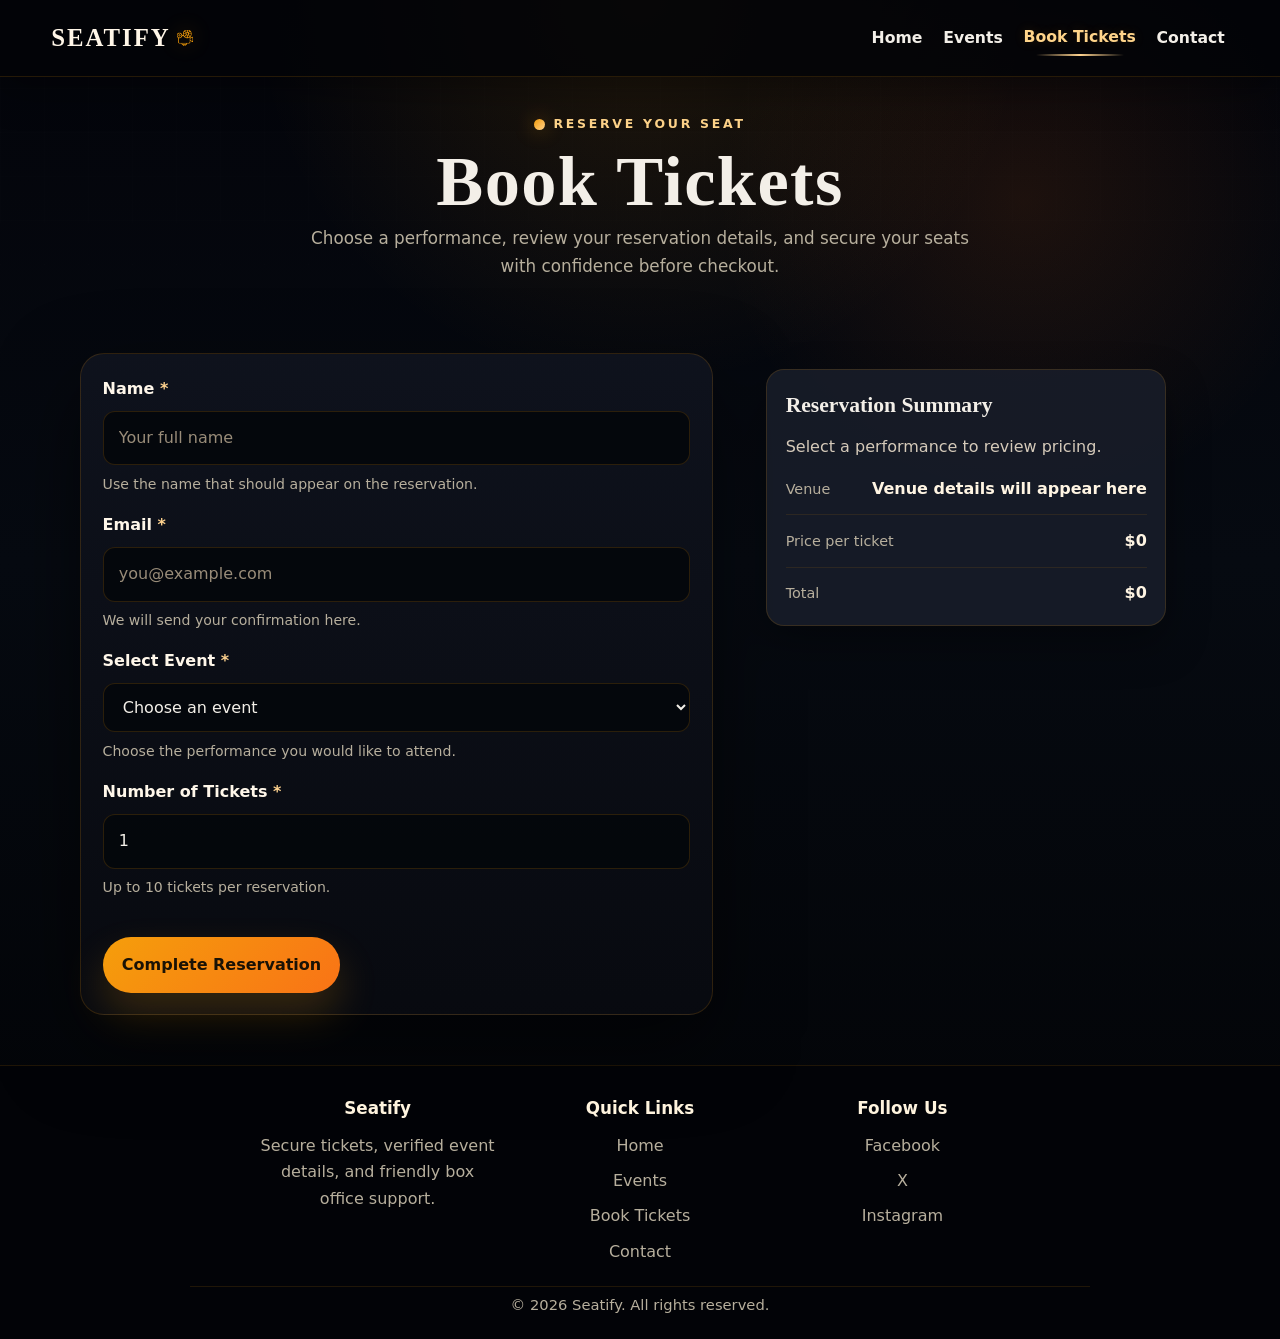
<file: booking.html>
<!DOCTYPE html>
<html lang="en">
<head>
    <meta charset="UTF-8">
    <meta name="viewport" content="width=device-width, initial-scale=1.0">
    <meta
        name="description"
        content="Book Seatify tickets with inline validation, live price updates, and clear booking confirmation feedback."
    >
    <title>Book Tickets | Seatify</title>
    <link rel="icon" type="image/png" href="images/fancy-mask.png">
    <link rel="stylesheet" href="css/styles.css">
</head>
<body>
    <a class="skip-link" href="#main-content">Skip to content</a>

    <nav class="navbar" aria-label="Primary">
        <div class="navbar-container container">
            <div class="navbar-logo">
                <a href="index.html">Seatify</a>
            </div>
            <button class="nav-toggle" type="button" aria-label="Toggle navigation" aria-controls="primary-navigation" aria-expanded="false">
                &#9776;
            </button>
            <ul class="nav-menu" id="primary-navigation">
                <li class="nav-item"><a href="index.html" class="nav-link">Home</a></li>
                <li class="nav-item"><a href="events.html" class="nav-link">Events</a></li>
                <li class="nav-item"><a href="booking.html" class="nav-link active" aria-current="page">Book Tickets</a></li>
                <li class="nav-item"><a href="contact.html" class="nav-link">Contact</a></li>
            </ul>
        </div>
    </nav>

    <main id="main-content">
        <section class="page-hero page-hero-tight page-hero-spaced section">
            <div class="container section-header section-header--compact">
                <span class="hero-eyebrow">Reserve Your Seat</span>
                <h1>Book Tickets</h1>
                <p class="section-subtitle">
                    Choose a performance, review your reservation details, and secure your seats with confidence before checkout.
                </p>
            </div>
        </section>

        <section class="page-section page-section-tight section section--tight">
            <div class="container booking-layout">
                <form id="bookingForm" class="booking-form form-card card" novalidate>
                    <div class="form-row">
                        <label for="name">Name <span class="required-mark">*</span></label>
                        <input type="text" id="name" name="name" autocomplete="name" required minlength="2" placeholder="Your full name">
                        <p class="field-help">Use the name that should appear on the reservation.</p>
                    </div>

                    <div class="form-row">
                        <label for="email">Email <span class="required-mark">*</span></label>
                        <input type="email" id="email" name="email" autocomplete="email" required placeholder="you@example.com">
                        <p class="field-help">We will send your confirmation here.</p>
                    </div>

                    <div class="form-row">
                        <label for="event">Select Event <span class="required-mark">*</span></label>
                        <select id="event" name="event" required>
                            <option value="" selected disabled>Choose an event</option>
                            <option value="Jazz Night Live" data-price="25" data-venue="Downtown Arena">Jazz Night Live - $25</option>
                            <option value="Summer Rock Fest" data-price="45" data-venue="Riverside Park">Summer Rock Fest - $45</option>
                            <option value="Shakespearian Play" data-price="30" data-venue="Central Theater">Shakespearian Play - $30</option>
                            <option value="Skyline Acoustic Session" data-price="22" data-venue="Skyline Rooftop">Skyline Acoustic Session - $22</option>
                        </select>
                        <p class="field-help">Choose the performance you would like to attend.</p>
                    </div>

                    <div class="form-row">
                        <label for="tickets">Number of Tickets <span class="required-mark">*</span></label>
                        <input type="number" id="tickets" name="tickets" min="1" max="10" value="1" required inputmode="numeric">
                        <p class="field-help">Up to 10 tickets per reservation.</p>
                    </div>

                    <p id="bookingMessage" class="form-message" aria-live="polite"></p>

                    <button type="submit" class="form-submit btn btn-primary">Complete Reservation</button>
                </form>

                <aside class="booking-summary card">
                    <h2>Reservation Summary</h2>
                    <p id="selectedEvent">Select a performance to review pricing.</p>
                    <dl class="summary-list">
                        <div>
                            <dt>Venue</dt>
                            <dd id="selectedVenue">Venue details will appear here</dd>
                        </div>
                        <div>
                            <dt>Price per ticket</dt>
                            <dd id="pricePerTicket">$0</dd>
                        </div>
                        <div>
                            <dt>Total</dt>
                            <dd id="totalPrice">$0</dd>
                        </div>
                    </dl>
                </aside>
            </div>
        </section>
    </main>

    <footer class="footer">
        <div class="container">
            <div class="footer-content">
                <div class="footer-section">
                    <h4>Seatify</h4>
                    <p>Secure tickets, verified event details, and friendly box office support.</p>
                </div>
                <div class="footer-section">
                    <h4>Quick Links</h4>
                    <ul>
                        <li><a href="index.html">Home</a></li>
                        <li><a href="events.html">Events</a></li>
                        <li><a href="booking.html">Book Tickets</a></li>
                        <li><a href="contact.html">Contact</a></li>
                    </ul>
                </div>
                <div class="footer-section">
                    <h4>Follow Us</h4>
                    <ul>
                        <li><a href="https://www.facebook.com/" target="_blank" rel="noopener noreferrer">Facebook</a></li>
                        <li><a href="https://x.com/" target="_blank" rel="noopener noreferrer">X</a></li>
                        <li><a href="https://www.instagram.com/" target="_blank" rel="noopener noreferrer">Instagram</a></li>
                    </ul>
                </div>
            </div>
            <div class="footer-bottom">
                <p>&copy; 2026 Seatify. All rights reserved.</p>
            </div>
        </div>
    </footer>

    <script src="js/script.js"></script>
</body>
</html>
</file>
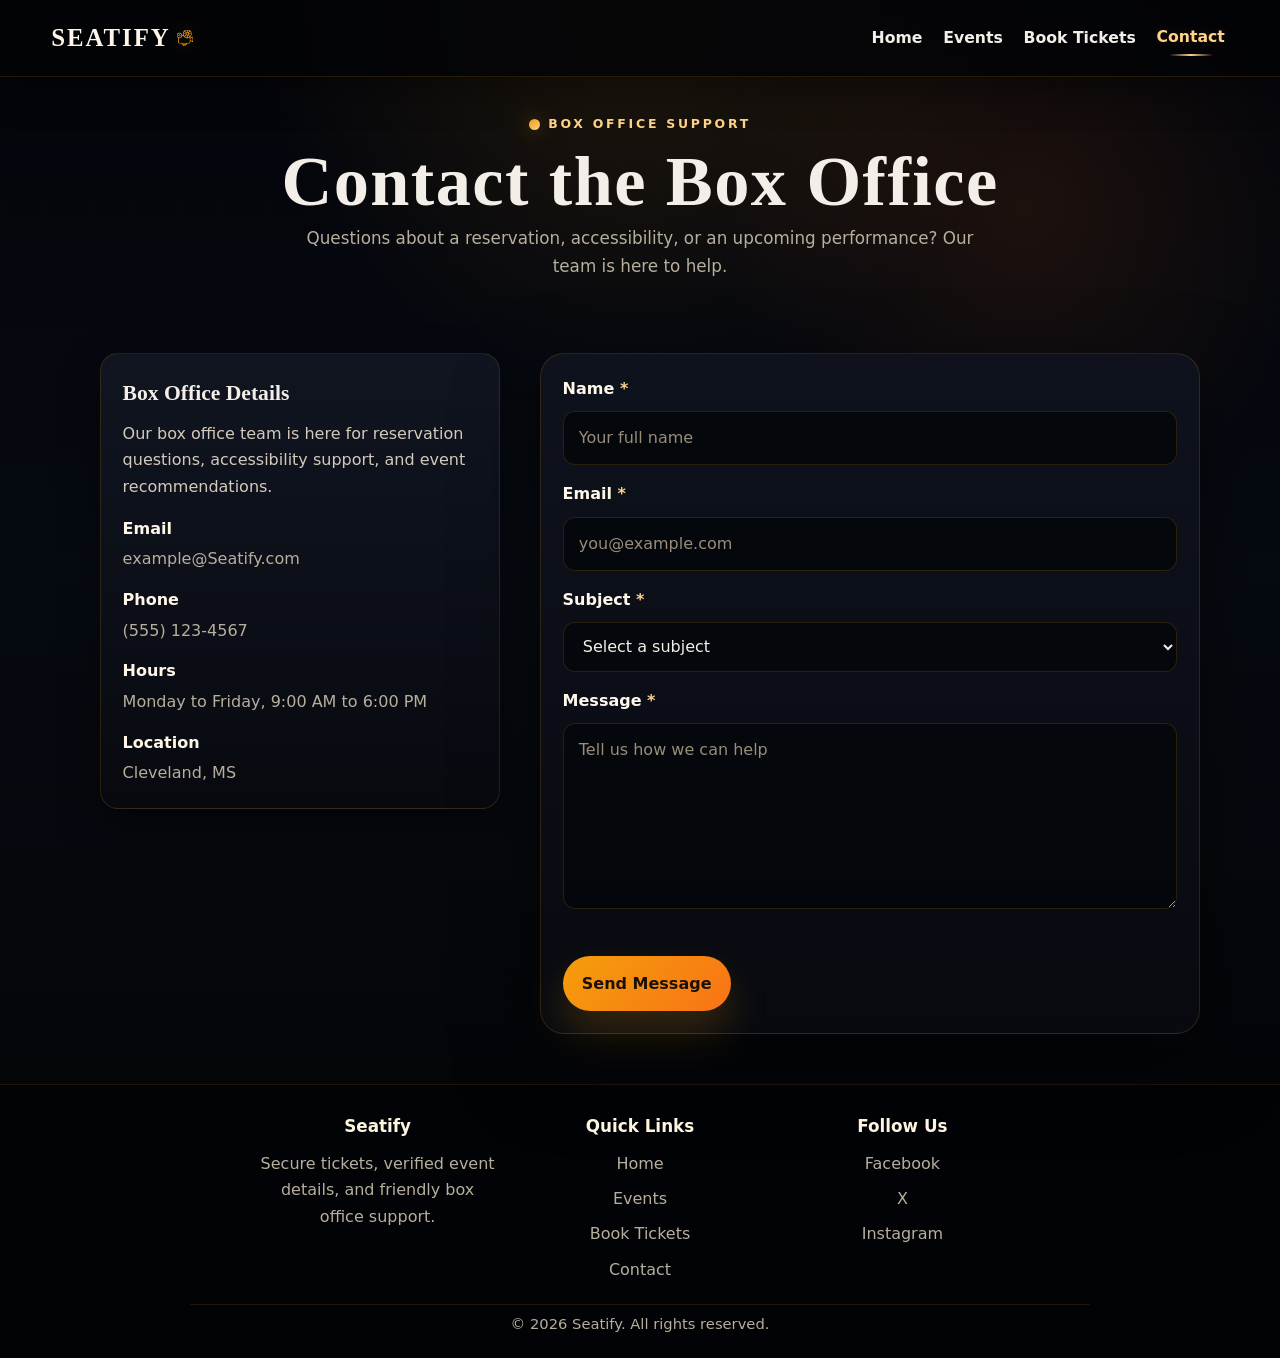
<file: contact.html>
<!DOCTYPE html>
<html lang="en">
<head>
    <meta charset="UTF-8">
    <meta name="viewport" content="width=device-width, initial-scale=1.0">
    <meta
        name="description"
        content="Contact Seatify with questions about events, bookings, or support requests."
    >
    <title>Contact | Seatify</title>
    <link rel="icon" type="image/png" href="images/fancy-mask.png">
    <link rel="stylesheet" href="css/styles.css">
</head>
<body>
    <a class="skip-link" href="#main-content">Skip to content</a>

    <nav class="navbar" aria-label="Primary">
        <div class="navbar-container container">
            <div class="navbar-logo">
                <a href="index.html">Seatify</a>
            </div>
            <button class="nav-toggle" type="button" aria-label="Toggle navigation" aria-controls="primary-navigation" aria-expanded="false">
                &#9776;
            </button>
            <ul class="nav-menu" id="primary-navigation">
                <li class="nav-item"><a href="index.html" class="nav-link">Home</a></li>
                <li class="nav-item"><a href="events.html" class="nav-link">Events</a></li>
                <li class="nav-item"><a href="booking.html" class="nav-link">Book Tickets</a></li>
                <li class="nav-item"><a href="contact.html" class="nav-link active" aria-current="page">Contact</a></li>
            </ul>
        </div>
    </nav>

    <main id="main-content">
        <section class="page-hero page-hero-tight page-hero-spaced section">
            <div class="container section-header section-header--compact">
                <span class="hero-eyebrow">Box Office Support</span>
                <h1>Contact the Box Office</h1>
                <p class="section-subtitle">
                    Questions about a reservation, accessibility, or an upcoming performance? Our team is here to help.
                </p>
            </div>
        </section>

        <section class="page-section page-section-tight section section--tight">
            <div class="container contact-layout">
                <aside class="contact-card card">
                    <h3>Box Office Details</h3>
                    <p>Our box office team is here for reservation questions, accessibility support, and event recommendations.</p>
                    <ul class="contact-list">
                        <li>
                            <strong>Email</strong>
                            <a href="mailto:hello@Seatify.com">example@Seatify.com</a>
                        </li>
                        <li>
                            <strong>Phone</strong>
                            <a href="tel:+15551234567">(555) 123-4567</a>
                        </li>
                        <li>
                            <strong>Hours</strong>
                            <span>Monday to Friday, 9:00 AM to 6:00 PM</span>
                        </li>
                        <li>
                            <strong>Location</strong>
                            <span>Cleveland, MS</span>
                        </li>
                    </ul>
                </aside>

                <form id="contactForm" class="contact-form form-card card" novalidate>
                    <div class="form-row">
                        <label for="contactName">Name <span class="required-mark">*</span></label>
                        <input type="text" id="contactName" name="name" autocomplete="name" required minlength="2" placeholder="Your full name">
                    </div>

                    <div class="form-row">
                        <label for="contactEmail">Email <span class="required-mark">*</span></label>
                        <input type="email" id="contactEmail" name="email" autocomplete="email" required placeholder="you@example.com">
                    </div>

                    <div class="form-row">
                        <label for="contactSubject">Subject <span class="required-mark">*</span></label>
                        <select id="contactSubject" name="subject" required>
                            <option value="" selected disabled>Select a subject</option>
                            <option value="booking">Reservation help</option>
                            <option value="event">Event question</option>
                            <option value="feedback">Accessibility support</option>
                        </select>
                    </div>

                    <div class="form-row">
                        <label for="contactMessageField">Message <span class="required-mark">*</span></label>
                        <textarea id="contactMessageField" name="message" rows="6" required minlength="10" placeholder="Tell us how we can help"></textarea>
                    </div>

                    <p id="contactStatus" class="form-message" aria-live="polite"></p>

                    <button type="submit" class="form-submit btn btn-primary">Send Message</button>
                </form>
            </div>
        </section>
    </main>

    <footer class="footer">
        <div class="container">
            <div class="footer-content">
                <div class="footer-section">
                    <h4>Seatify</h4>
                    <p>Secure tickets, verified event details, and friendly box office support.</p>
                </div>
                <div class="footer-section">
                    <h4>Quick Links</h4>
                    <ul>
                        <li><a href="index.html">Home</a></li>
                        <li><a href="events.html">Events</a></li>
                        <li><a href="booking.html">Book Tickets</a></li>
                        <li><a href="contact.html">Contact</a></li>
                    </ul>
                </div>
                <div class="footer-section">
                    <h4>Follow Us</h4>
                    <ul>
                        <li><a href="https://www.facebook.com/" target="_blank" rel="noopener noreferrer">Facebook</a></li>
                        <li><a href="https://x.com/" target="_blank" rel="noopener noreferrer">X</a></li>
                        <li><a href="https://www.instagram.com/" target="_blank" rel="noopener noreferrer">Instagram</a></li>
                    </ul>
                </div>
            </div>
            <div class="footer-bottom">
                <p>&copy; 2026 Seatify. All rights reserved.</p>
            </div>
        </div>
    </footer>

    <script src="js/script.js"></script>
</body>
</html>
</file>
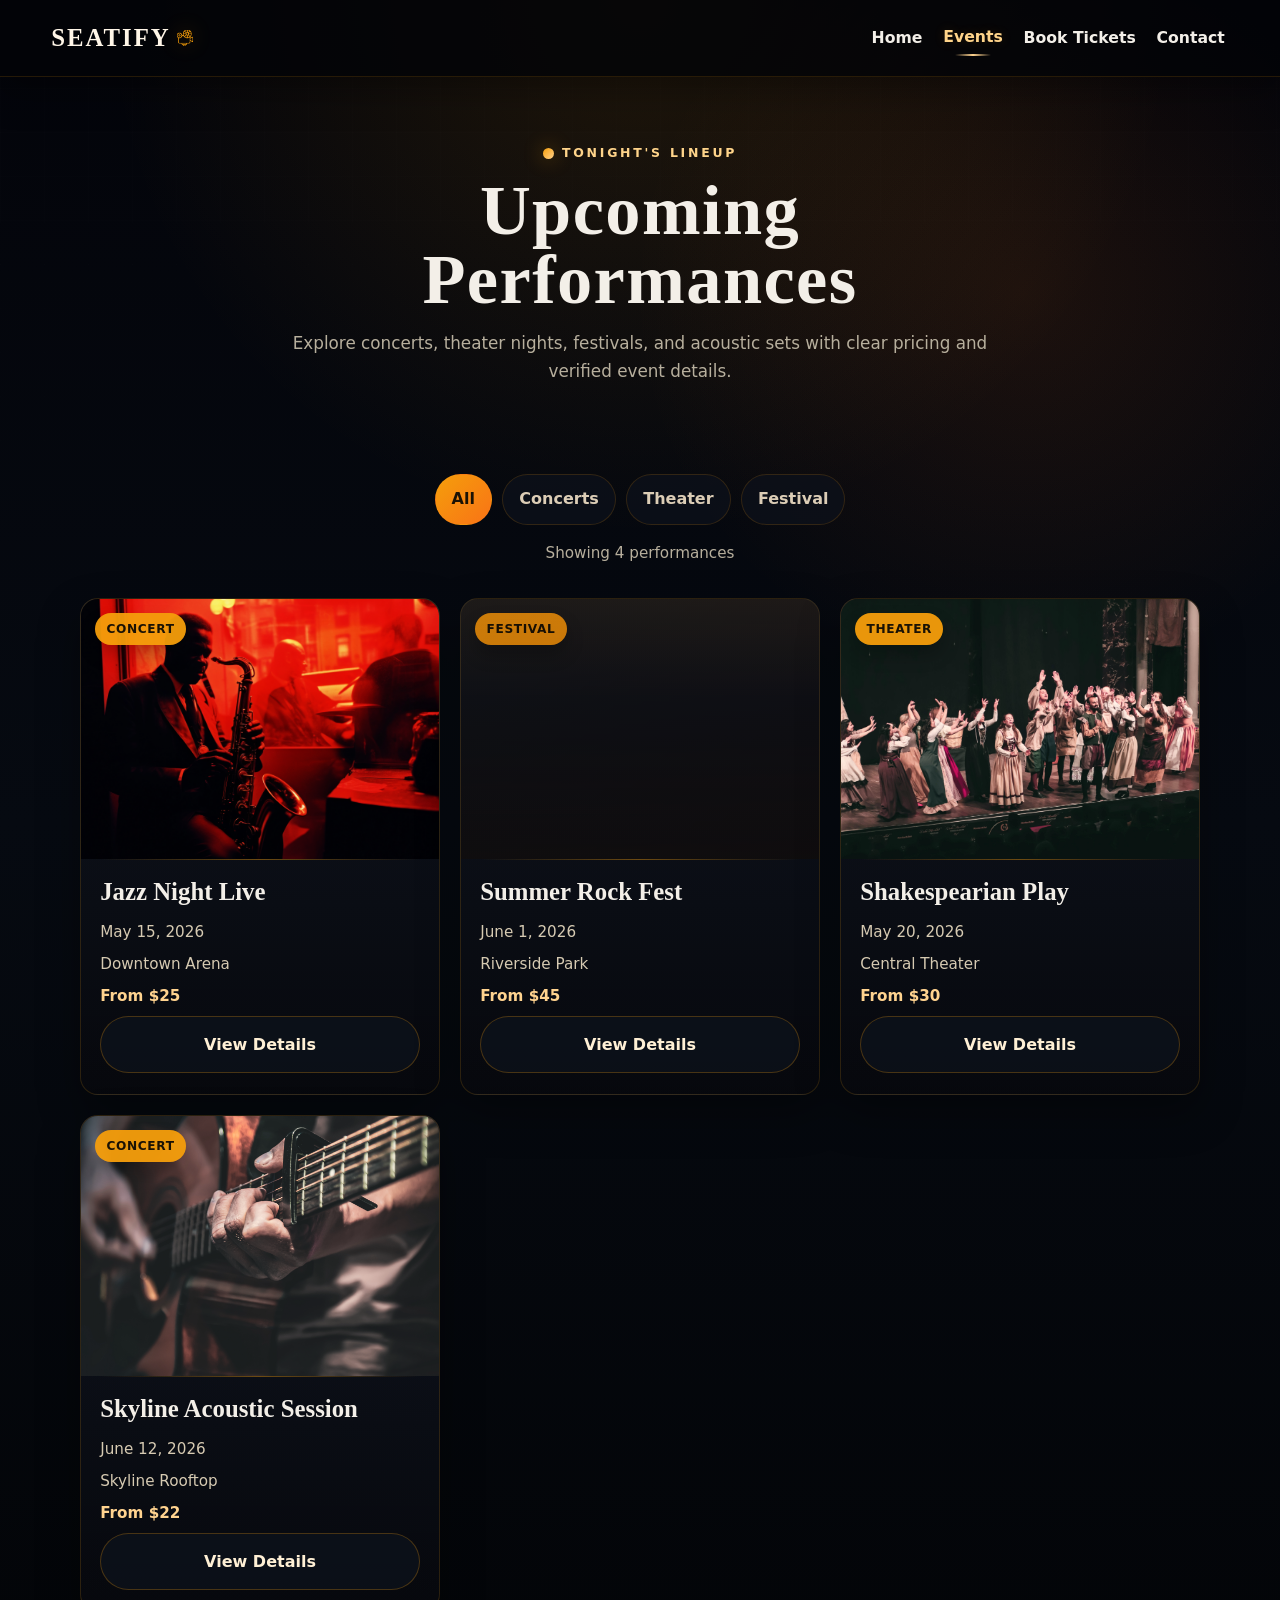
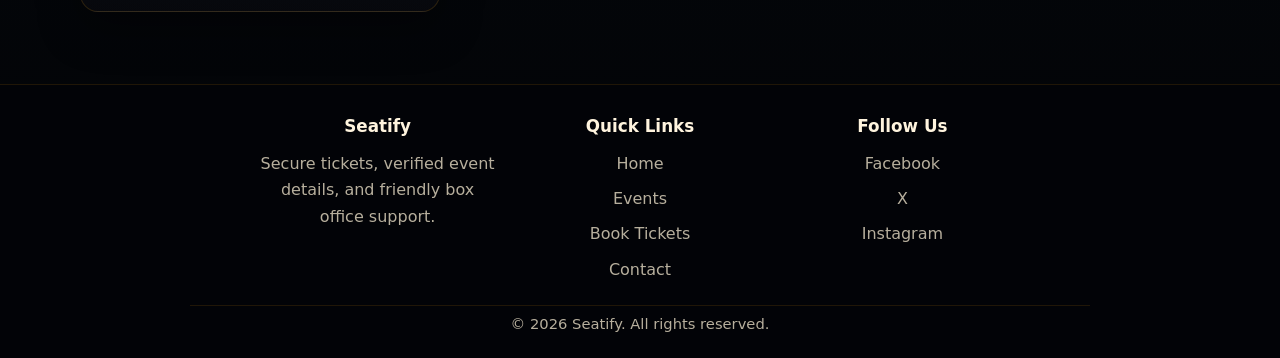
<file: events.html>
<!DOCTYPE html>
<html lang="en">
<head>
    <meta charset="UTF-8">
    <meta name="viewport" content="width=device-width, initial-scale=1.0">
    <meta
        name="description"
        content="Browse Seatify's concerts, theater performances, and festivals with easy category filters."
    >
    <title>Events | Seatify</title>
    <link rel="icon" type="image/png" href="images/fancy-mask.png">
    <link rel="stylesheet" href="css/styles.css">
</head>
<body>
    <a class="skip-link" href="#main-content">Skip to content</a>

    <nav class="navbar" aria-label="Primary">
        <div class="navbar-container container">
            <div class="navbar-logo">
                <a href="index.html">Seatify</a>
            </div>
            <button class="nav-toggle" type="button" aria-label="Toggle navigation" aria-controls="primary-navigation" aria-expanded="false">
                &#9776;
            </button>
            <ul class="nav-menu" id="primary-navigation">
                <li class="nav-item"><a href="index.html" class="nav-link">Home</a></li>
                <li class="nav-item"><a href="events.html" class="nav-link active" aria-current="page">Events</a></li>
                <li class="nav-item"><a href="booking.html" class="nav-link">Book Tickets</a></li>
                <li class="nav-item"><a href="contact.html" class="nav-link">Contact</a></li>
            </ul>
        </div>
    </nav>

    <main id="main-content">
        <section class="page-hero section">
            <div class="container section-header">
                <span class="hero-eyebrow">Tonight's Lineup</span>
                <h1>Upcoming Performances</h1>
                <p class="section-subtitle">
                    Explore concerts, theater nights, festivals, and acoustic sets with clear pricing and verified event details.
                </p>
            </div>
        </section>

        <section class="page-section page-section-tight section">
            <div class="container">
                <div class="event-filters" aria-label="Filter events">
                    <button type="button" class="filter-btn active" data-filter="all">All</button>
                    <button type="button" class="filter-btn" data-filter="concert">Concerts</button>
                    <button type="button" class="filter-btn" data-filter="theater">Theater</button>
                    <button type="button" class="filter-btn" data-filter="festival">Festival</button>
                </div>
                <p class="filter-status" id="filterStatus" aria-live="polite">Showing 4 performances</p>

                <div class="events-grid">
                    <article class="event-card card" data-category="concert">
                        <div class="event-image">
                            <img src="images/jazz-night.jpg" alt="Jazz Night Live saxophone performance" loading="lazy" decoding="async">
                            <span class="event-badge">Concert</span>
                        </div>
                        <div class="event-info">
                            <h3>Jazz Night Live</h3>
                            <p class="event-date">May 15, 2026</p>
                            <p class="event-location">Downtown Arena</p>
                            <p class="event-price">From $25</p>
                            <a href="jazz-night-details.html" class="view-details-btn btn btn-secondary">View Details</a>
                        </div>
                    </article>

                    <article class="event-card event-card--festival card" data-category="festival">
                        <div class="event-image">
                            <img src="images/summer-fest.jpg" alt="Summer Rock Fest festival crowd" loading="lazy" decoding="async">
                            <span class="event-badge">Festival</span>
                        </div>
                        <div class="event-info">
                            <h3>Summer Rock Fest</h3>
                            <p class="event-date">June 1, 2026</p>
                            <p class="event-location">Riverside Park</p>
                            <p class="event-price">From $45</p>
                            <a href="summer-rock-fest-details.html" class="view-details-btn btn btn-secondary">View Details</a>
                        </div>
                    </article>

                    <article class="event-card event-card--theater card" data-category="theater">
                        <div class="event-image">
                            <img src="images/shakespearian-play.jpg" alt="Shakespearian Play stage performance" loading="lazy" decoding="async">
                            <span class="event-badge">Theater</span>
                        </div>
                        <div class="event-info">
                            <h3>Shakespearian Play</h3>
                            <p class="event-date">May 20, 2026</p>
                            <p class="event-location">Central Theater</p>
                            <p class="event-price">From $30</p>
                            <a href="shakespearian-play-details.html" class="view-details-btn btn btn-secondary">View Details</a>
                        </div>
                    </article>

                    <article class="event-card event-card--acoustic card" data-category="concert">
                        <div class="event-image">
                            <img src="images/skyline-acoustic-session.jpg" alt="Skyline Acoustic Session guitar closeup" loading="lazy" decoding="async">
                            <span class="event-badge">Concert</span>
                        </div>
                        <div class="event-info">
                            <h3>Skyline Acoustic Session</h3>
                            <p class="event-date">June 12, 2026</p>
                            <p class="event-location">Skyline Rooftop</p>
                            <p class="event-price">From $22</p>
                            <a href="skyline-acoustic-session-details.html" class="view-details-btn btn btn-secondary">View Details</a>
                        </div>
                    </article>
                </div>
            </div>
        </section>
    </main>

    <footer class="footer">
        <div class="container">
            <div class="footer-content">
                <div class="footer-section">
                    <h4>Seatify</h4>
                    <p>Secure tickets, verified event details, and friendly box office support.</p>
                </div>
                <div class="footer-section">
                    <h4>Quick Links</h4>
                    <ul>
                        <li><a href="index.html">Home</a></li>
                        <li><a href="events.html">Events</a></li>
                        <li><a href="booking.html">Book Tickets</a></li>
                        <li><a href="contact.html">Contact</a></li>
                    </ul>
                </div>
                <div class="footer-section">
                    <h4>Follow Us</h4>
                    <ul>
                        <li><a href="https://www.facebook.com/" target="_blank" rel="noopener noreferrer">Facebook</a></li>
                        <li><a href="https://x.com/" target="_blank" rel="noopener noreferrer">X</a></li>
                        <li><a href="https://www.instagram.com/" target="_blank" rel="noopener noreferrer">Instagram</a></li>
                    </ul>
                </div>
            </div>
            <div class="footer-bottom">
                <p>&copy; 2026 Seatify. All rights reserved.</p>
            </div>
        </div>
    </footer>

    <script src="js/script.js"></script>
</body>
</html>
</file>
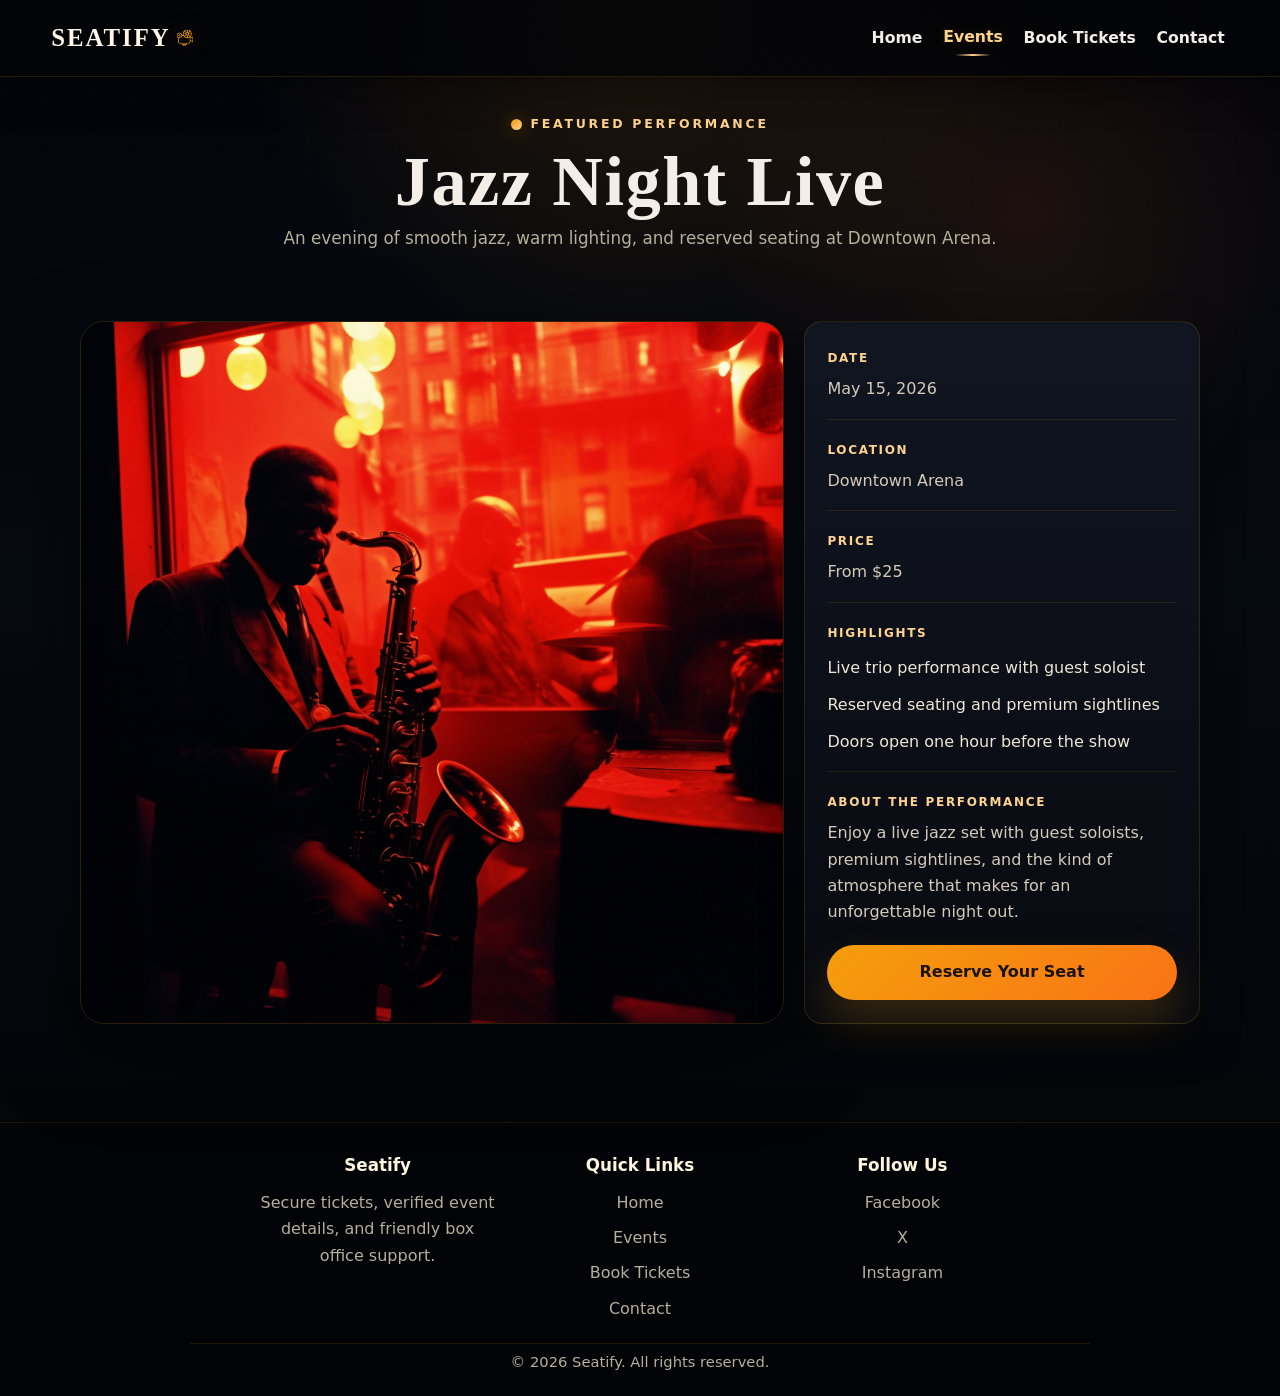
<file: jazz-night-details.html>
<!DOCTYPE html>
<html lang="en">
<head>
    <meta charset="UTF-8">
    <meta name="viewport" content="width=device-width, initial-scale=1.0">
    <meta
        name="description"
        content="View details for Jazz Night Live, including event highlights, venue information, and booking details."
    >
    <title>Jazz Night Live | Seatify</title>
    <link rel="icon" type="image/png" href="images/fancy-mask.png">
    <link rel="stylesheet" href="css/styles.css">
</head>
<body>
    <a class="skip-link" href="#main-content">Skip to content</a>

    <nav class="navbar" aria-label="Primary">
        <div class="navbar-container container">
            <div class="navbar-logo">
                <a href="index.html">Seatify</a>
            </div>
            <button class="nav-toggle" type="button" aria-label="Toggle navigation" aria-controls="primary-navigation" aria-expanded="false">
                &#9776;
            </button>
            <ul class="nav-menu" id="primary-navigation">
                <li class="nav-item"><a href="index.html" class="nav-link">Home</a></li>
                <li class="nav-item"><a href="events.html" class="nav-link active" aria-current="page">Events</a></li>
                <li class="nav-item"><a href="booking.html" class="nav-link">Book Tickets</a></li>
                <li class="nav-item"><a href="contact.html" class="nav-link">Contact</a></li>
            </ul>
        </div>
    </nav>

    <main id="main-content">
        <section class="page-hero page-hero-tight section">
            <div class="container section-header">
                <p class="detail-eyebrow">Featured Performance</p>
                <h1 class="detail-title">Jazz Night Live</h1>
                <p class="section-subtitle">
                    An evening of smooth jazz, warm lighting, and reserved seating at Downtown Arena.
                </p>
            </div>
        </section>

        <section class="page-section page-section-tight detail-page-section section">
            <div class="container detail-layout">
                <div class="detail-media">
                    <img src="images/jazz-night.jpg" alt="Jazz Night Live saxophone performance" loading="lazy" decoding="async">
                </div>

                <aside class="detail-panel card">
                    <div class="detail-block">
                        <span class="detail-label">Date</span>
                        <p>May 15, 2026</p>
                    </div>

                    <div class="detail-block">
                        <span class="detail-label">Location</span>
                        <p>Downtown Arena</p>
                    </div>

                    <div class="detail-block">
                        <span class="detail-label">Price</span>
                        <p>From $25</p>
                    </div>

                    <div class="detail-block">
                        <span class="detail-label">Highlights</span>
                        <ul class="detail-list">
                            <li>Live trio performance with guest soloist</li>
                            <li>Reserved seating and premium sightlines</li>
                            <li>Doors open one hour before the show</li>
                        </ul>
                    </div>

                    <div class="detail-block">
                        <span class="detail-label">About the performance</span>
                        <p>
                            Enjoy a live jazz set with guest soloists, premium sightlines, and the kind of atmosphere
                            that makes for an unforgettable night out.
                        </p>
                    </div>

                    <a href="booking.html" class="detail-cta btn btn-primary">Reserve Your Seat</a>
                </aside>
            </div>
        </section>
    </main>

    <footer class="footer">
        <div class="container">
            <div class="footer-content">
                <div class="footer-section">
                    <h4>Seatify</h4>
                    <p>Secure tickets, verified event details, and friendly box office support.</p>
                </div>
                <div class="footer-section">
                    <h4>Quick Links</h4>
                    <ul>
                        <li><a href="index.html">Home</a></li>
                        <li><a href="events.html">Events</a></li>
                        <li><a href="booking.html">Book Tickets</a></li>
                        <li><a href="contact.html">Contact</a></li>
                    </ul>
                </div>
                <div class="footer-section">
                    <h4>Follow Us</h4>
                    <ul>
                        <li><a href="https://www.facebook.com/" target="_blank" rel="noopener noreferrer">Facebook</a></li>
                        <li><a href="https://x.com/" target="_blank" rel="noopener noreferrer">X</a></li>
                        <li><a href="https://www.instagram.com/" target="_blank" rel="noopener noreferrer">Instagram</a></li>
                    </ul>
                </div>
            </div>
            <div class="footer-bottom">
                <p>&copy; 2026 Seatify. All rights reserved.</p>
            </div>
        </div>
    </footer>

    <script src="js/script.js"></script>
</body>
</html>
</file>
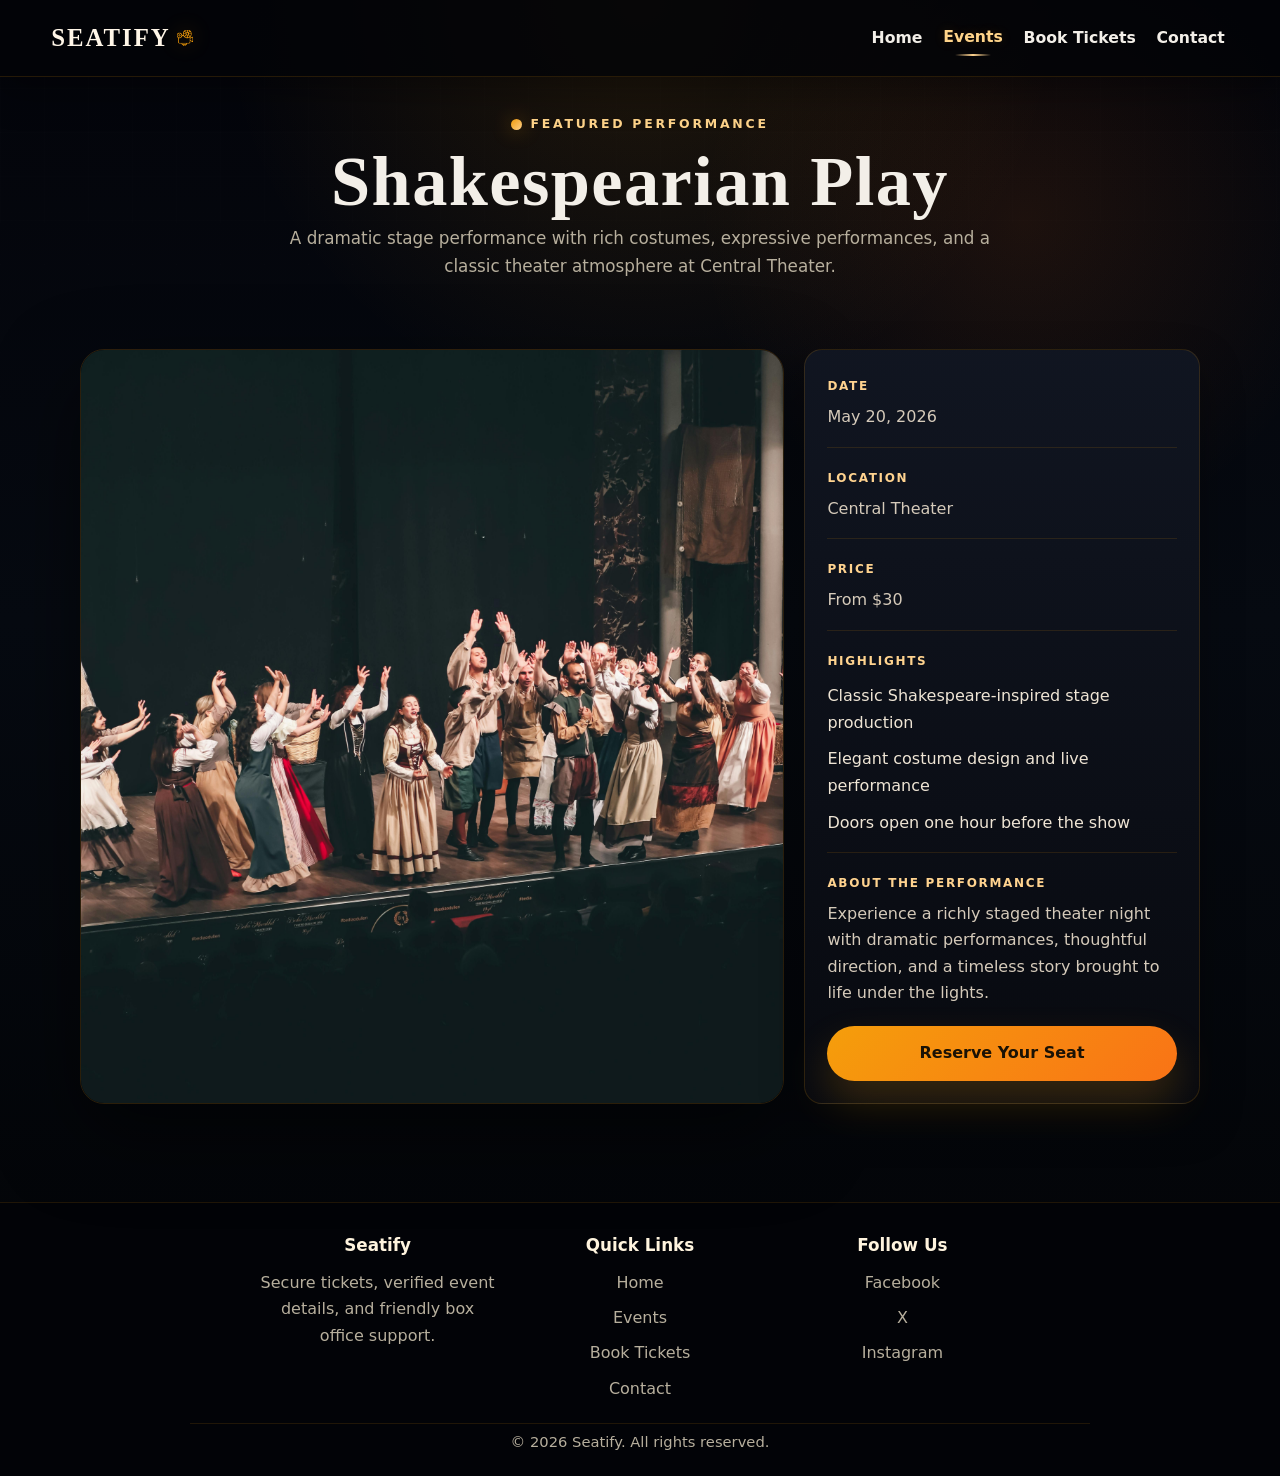
<file: shakespearian-play-details.html>
<!DOCTYPE html>
<html lang="en">
<head>
    <meta charset="UTF-8">
    <meta name="viewport" content="width=device-width, initial-scale=1.0">
    <meta
        name="description"
        content="View details for Shakespearian Play, including event highlights, venue information, and booking details."
    >
    <title>Shakespearian Play | Seatify</title>
    <link rel="icon" type="image/png" href="images/fancy-mask.png">
    <link rel="stylesheet" href="css/styles.css">
</head>
<body>
    <a class="skip-link" href="#main-content">Skip to content</a>

    <nav class="navbar" aria-label="Primary">
        <div class="navbar-container container">
            <div class="navbar-logo">
                <a href="index.html">Seatify</a>
            </div>
            <button class="nav-toggle" type="button" aria-label="Toggle navigation" aria-controls="primary-navigation" aria-expanded="false">
                &#9776;
            </button>
            <ul class="nav-menu" id="primary-navigation">
                <li class="nav-item"><a href="index.html" class="nav-link">Home</a></li>
                <li class="nav-item"><a href="events.html" class="nav-link active" aria-current="page">Events</a></li>
                <li class="nav-item"><a href="booking.html" class="nav-link">Book Tickets</a></li>
                <li class="nav-item"><a href="contact.html" class="nav-link">Contact</a></li>
            </ul>
        </div>
    </nav>

    <main id="main-content">
        <section class="page-hero page-hero-tight section">
            <div class="container section-header">
                <p class="detail-eyebrow">Featured Performance</p>
                <h1 class="detail-title">Shakespearian Play</h1>
                <p class="section-subtitle">
                    A dramatic stage performance with rich costumes, expressive performances, and a classic theater atmosphere at Central Theater.
                </p>
            </div>
        </section>

        <section class="page-section page-section-tight detail-page-section section">
            <div class="container detail-layout">
                <div class="detail-media">
                    <img src="images/shakespearian-play.jpg" alt="Shakespearian Play stage performance" loading="lazy" decoding="async">
                </div>

                <aside class="detail-panel card">
                    <div class="detail-block">
                        <span class="detail-label">Date</span>
                        <p>May 20, 2026</p>
                    </div>

                    <div class="detail-block">
                        <span class="detail-label">Location</span>
                        <p>Central Theater</p>
                    </div>

                    <div class="detail-block">
                        <span class="detail-label">Price</span>
                        <p>From $30</p>
                    </div>

                    <div class="detail-block">
                        <span class="detail-label">Highlights</span>
                        <ul class="detail-list">
                            <li>Classic Shakespeare-inspired stage production</li>
                            <li>Elegant costume design and live performance</li>
                            <li>Doors open one hour before the show</li>
                        </ul>
                    </div>

                    <div class="detail-block">
                        <span class="detail-label">About the performance</span>
                        <p>
                            Experience a richly staged theater night with dramatic performances, thoughtful direction, and
                            a timeless story brought to life under the lights.
                        </p>
                    </div>

                    <a href="booking.html" class="detail-cta btn btn-primary">Reserve Your Seat</a>
                </aside>
            </div>
        </section>
    </main>

    <footer class="footer">
        <div class="container">
            <div class="footer-content">
                <div class="footer-section">
                    <h4>Seatify</h4>
                    <p>Secure tickets, verified event details, and friendly box office support.</p>
                </div>
                <div class="footer-section">
                    <h4>Quick Links</h4>
                    <ul>
                        <li><a href="index.html">Home</a></li>
                        <li><a href="events.html">Events</a></li>
                        <li><a href="booking.html">Book Tickets</a></li>
                        <li><a href="contact.html">Contact</a></li>
                    </ul>
                </div>
                <div class="footer-section">
                    <h4>Follow Us</h4>
                    <ul>
                        <li><a href="https://www.facebook.com/" target="_blank" rel="noopener noreferrer">Facebook</a></li>
                        <li><a href="https://x.com/" target="_blank" rel="noopener noreferrer">X</a></li>
                        <li><a href="https://www.instagram.com/" target="_blank" rel="noopener noreferrer">Instagram</a></li>
                    </ul>
                </div>
            </div>
            <div class="footer-bottom">
                <p>&copy; 2026 Seatify. All rights reserved.</p>
            </div>
        </div>
    </footer>

    <script src="js/script.js"></script>
</body>
</html>
</file>
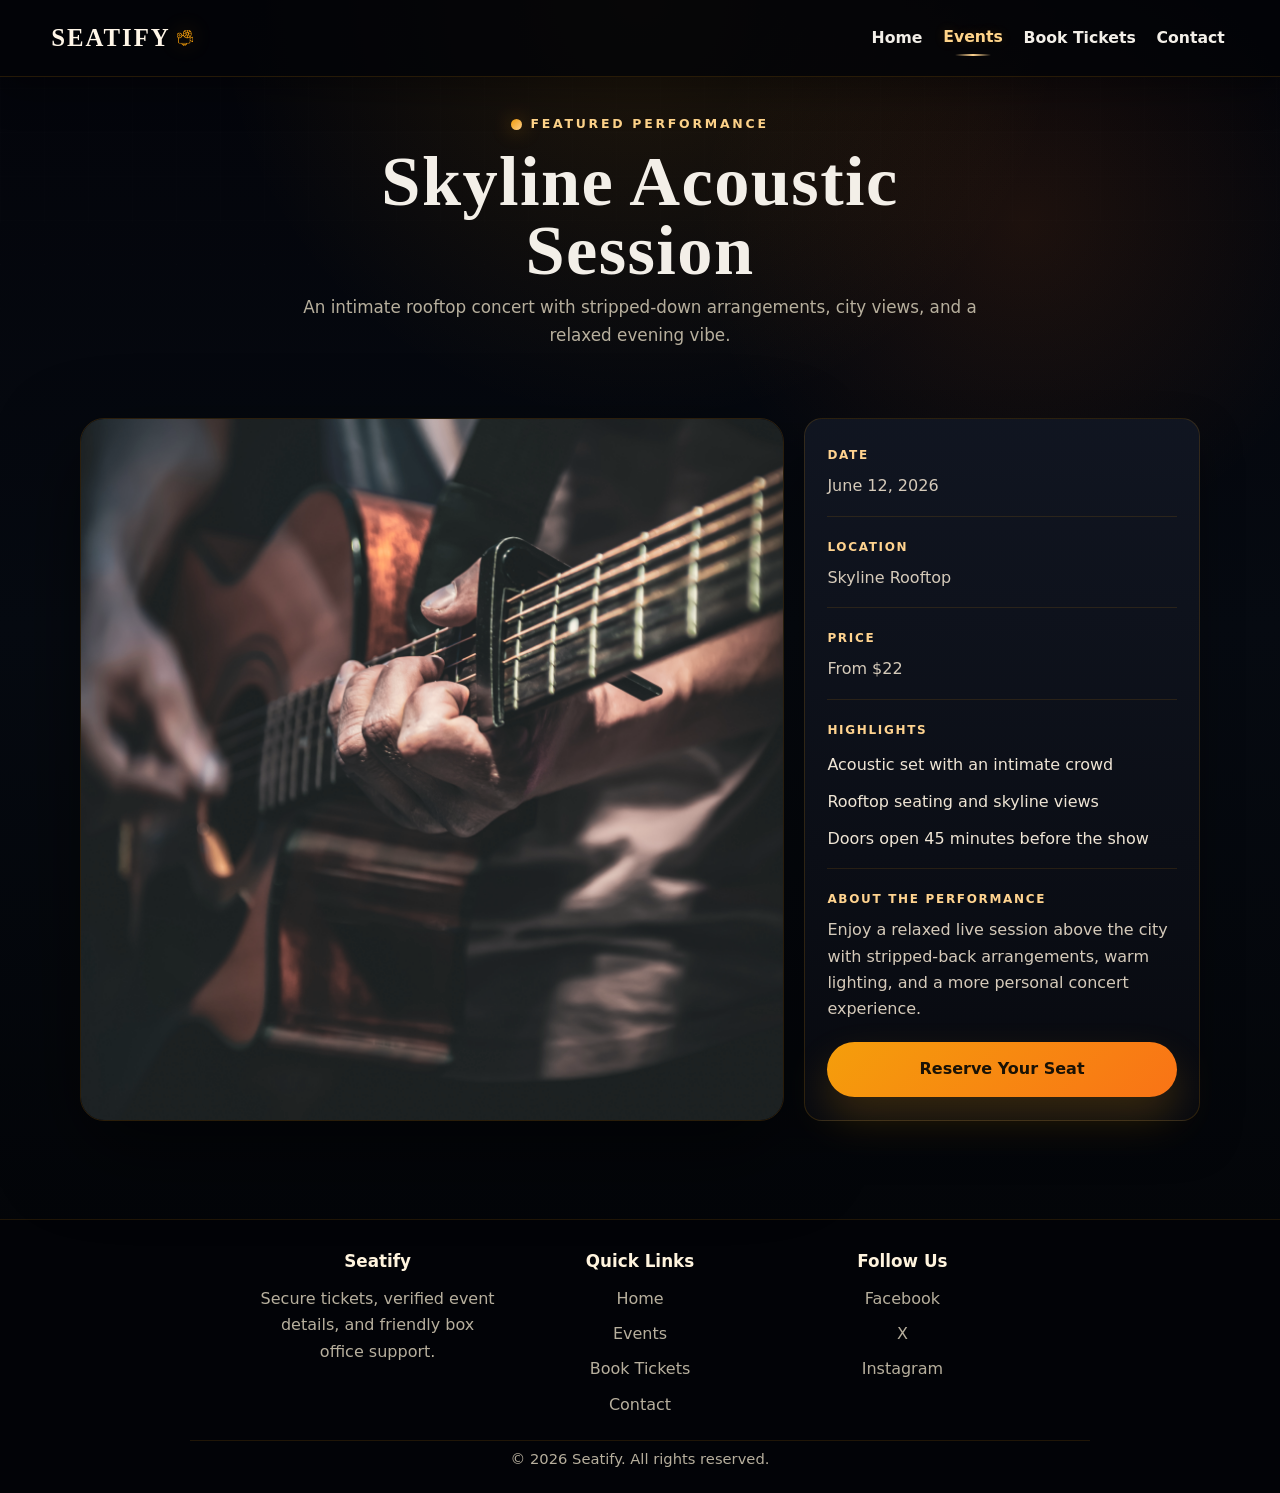
<file: skyline-acoustic-session-details.html>
<!DOCTYPE html>
<html lang="en">
<head>
    <meta charset="UTF-8">
    <meta name="viewport" content="width=device-width, initial-scale=1.0">
    <meta
        name="description"
        content="View details for Skyline Acoustic Session, including event highlights, venue information, and booking details."
    >
    <title>Skyline Acoustic Session | Seatify</title>
    <link rel="icon" type="image/png" href="images/fancy-mask.png">
    <link rel="stylesheet" href="css/styles.css">
</head>
<body>
    <a class="skip-link" href="#main-content">Skip to content</a>

    <nav class="navbar" aria-label="Primary">
        <div class="navbar-container container">
            <div class="navbar-logo">
                <a href="index.html">Seatify</a>
            </div>
            <button class="nav-toggle" type="button" aria-label="Toggle navigation" aria-controls="primary-navigation" aria-expanded="false">
                &#9776;
            </button>
            <ul class="nav-menu" id="primary-navigation">
                <li class="nav-item"><a href="index.html" class="nav-link">Home</a></li>
                <li class="nav-item"><a href="events.html" class="nav-link active" aria-current="page">Events</a></li>
                <li class="nav-item"><a href="booking.html" class="nav-link">Book Tickets</a></li>
                <li class="nav-item"><a href="contact.html" class="nav-link">Contact</a></li>
            </ul>
        </div>
    </nav>

    <main id="main-content">
        <section class="page-hero page-hero-tight section">
            <div class="container section-header">
                <p class="detail-eyebrow">Featured Performance</p>
                <h1 class="detail-title">Skyline Acoustic Session</h1>
                <p class="section-subtitle">
                    An intimate rooftop concert with stripped-down arrangements, city views, and a relaxed evening vibe.
                </p>
            </div>
        </section>

        <section class="page-section page-section-tight detail-page-section section">
            <div class="container detail-layout">
                <div class="detail-media detail-media--acoustic">
                    <img src="images/skyline-acoustic-session.jpg" alt="Skyline Acoustic Session guitar closeup" loading="lazy" decoding="async">
                </div>

                <aside class="detail-panel card">
                    <div class="detail-block">
                        <span class="detail-label">Date</span>
                        <p>June 12, 2026</p>
                    </div>

                    <div class="detail-block">
                        <span class="detail-label">Location</span>
                        <p>Skyline Rooftop</p>
                    </div>

                    <div class="detail-block">
                        <span class="detail-label">Price</span>
                        <p>From $22</p>
                    </div>

                    <div class="detail-block">
                        <span class="detail-label">Highlights</span>
                        <ul class="detail-list">
                            <li>Acoustic set with an intimate crowd</li>
                            <li>Rooftop seating and skyline views</li>
                            <li>Doors open 45 minutes before the show</li>
                        </ul>
                    </div>

                    <div class="detail-block">
                        <span class="detail-label">About the performance</span>
                        <p>
                            Enjoy a relaxed live session above the city with stripped-back arrangements, warm lighting,
                            and a more personal concert experience.
                        </p>
                    </div>

                    <a href="booking.html" class="detail-cta btn btn-primary">Reserve Your Seat</a>
                </aside>
            </div>
        </section>
    </main>

    <footer class="footer">
        <div class="container">
            <div class="footer-content">
                <div class="footer-section">
                    <h4>Seatify</h4>
                    <p>Secure tickets, verified event details, and friendly box office support.</p>
                </div>
                <div class="footer-section">
                    <h4>Quick Links</h4>
                    <ul>
                        <li><a href="index.html">Home</a></li>
                        <li><a href="events.html">Events</a></li>
                        <li><a href="booking.html">Book Tickets</a></li>
                        <li><a href="contact.html">Contact</a></li>
                    </ul>
                </div>
                <div class="footer-section">
                    <h4>Follow Us</h4>
                    <ul>
                        <li><a href="https://www.facebook.com/" target="_blank" rel="noopener noreferrer">Facebook</a></li>
                        <li><a href="https://x.com/" target="_blank" rel="noopener noreferrer">X</a></li>
                        <li><a href="https://www.instagram.com/" target="_blank" rel="noopener noreferrer">Instagram</a></li>
                    </ul>
                </div>
            </div>
            <div class="footer-bottom">
                <p>&copy; 2026 Seatify. All rights reserved.</p>
            </div>
        </div>
    </footer>

    <script src="js/script.js"></script>
</body>
</html>
</file>
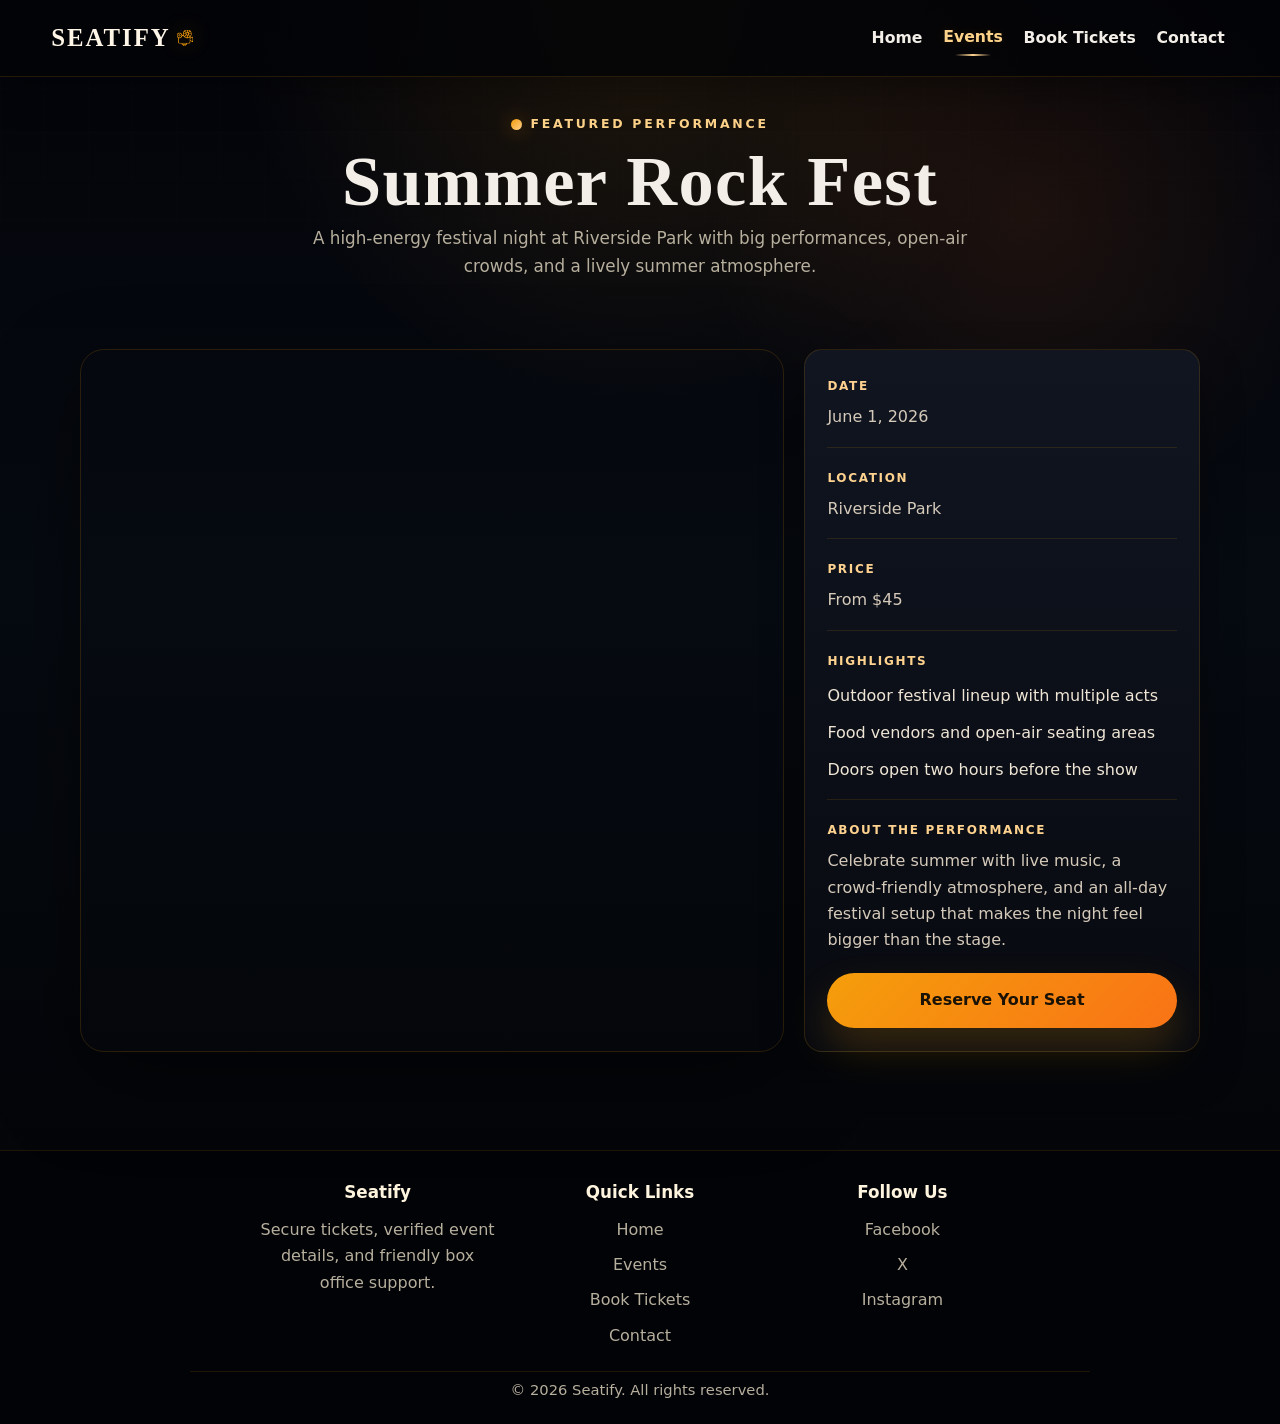
<file: summer-rock-fest-details.html>
<!DOCTYPE html>
<html lang="en">
<head>
    <meta charset="UTF-8">
    <meta name="viewport" content="width=device-width, initial-scale=1.0">
    <meta
        name="description"
        content="View details for Summer Rock Fest, including event highlights, venue information, and booking details."
    >
    <title>Summer Rock Fest | Seatify</title>
    <link rel="icon" type="image/png" href="images/fancy-mask.png">
    <link rel="stylesheet" href="css/styles.css">
</head>
<body>
    <a class="skip-link" href="#main-content">Skip to content</a>

    <nav class="navbar" aria-label="Primary">
        <div class="navbar-container container">
            <div class="navbar-logo">
                <a href="index.html">Seatify</a>
            </div>
            <button class="nav-toggle" type="button" aria-label="Toggle navigation" aria-controls="primary-navigation" aria-expanded="false">
                &#9776;
            </button>
            <ul class="nav-menu" id="primary-navigation">
                <li class="nav-item"><a href="index.html" class="nav-link">Home</a></li>
                <li class="nav-item"><a href="events.html" class="nav-link active" aria-current="page">Events</a></li>
                <li class="nav-item"><a href="booking.html" class="nav-link">Book Tickets</a></li>
                <li class="nav-item"><a href="contact.html" class="nav-link">Contact</a></li>
            </ul>
        </div>
    </nav>

    <main id="main-content">
        <section class="page-hero page-hero-tight section">
            <div class="container section-header">
                <p class="detail-eyebrow">Featured Performance</p>
                <h1 class="detail-title">Summer Rock Fest</h1>
                <p class="section-subtitle">
                    A high-energy festival night at Riverside Park with big performances, open-air crowds, and a lively summer atmosphere.
                </p>
            </div>
        </section>

        <section class="page-section page-section-tight detail-page-section section">
            <div class="container detail-layout">
                <div class="detail-media">
                    <img src="images/summer-fest.jpg" alt="Summer Rock Fest festival crowd" loading="lazy" decoding="async">
                </div>

                <aside class="detail-panel card">
                    <div class="detail-block">
                        <span class="detail-label">Date</span>
                        <p>June 1, 2026</p>
                    </div>

                    <div class="detail-block">
                        <span class="detail-label">Location</span>
                        <p>Riverside Park</p>
                    </div>

                    <div class="detail-block">
                        <span class="detail-label">Price</span>
                        <p>From $45</p>
                    </div>

                    <div class="detail-block">
                        <span class="detail-label">Highlights</span>
                        <ul class="detail-list">
                            <li>Outdoor festival lineup with multiple acts</li>
                            <li>Food vendors and open-air seating areas</li>
                            <li>Doors open two hours before the show</li>
                        </ul>
                    </div>

                    <div class="detail-block">
                        <span class="detail-label">About the performance</span>
                        <p>
                            Celebrate summer with live music, a crowd-friendly atmosphere, and an all-day festival setup
                            that makes the night feel bigger than the stage.
                        </p>
                    </div>

                    <a href="booking.html" class="detail-cta btn btn-primary">Reserve Your Seat</a>
                </aside>
            </div>
        </section>
    </main>

    <footer class="footer">
        <div class="container">
            <div class="footer-content">
                <div class="footer-section">
                    <h4>Seatify</h4>
                    <p>Secure tickets, verified event details, and friendly box office support.</p>
                </div>
                <div class="footer-section">
                    <h4>Quick Links</h4>
                    <ul>
                        <li><a href="index.html">Home</a></li>
                        <li><a href="events.html">Events</a></li>
                        <li><a href="booking.html">Book Tickets</a></li>
                        <li><a href="contact.html">Contact</a></li>
                    </ul>
                </div>
                <div class="footer-section">
                    <h4>Follow Us</h4>
                    <ul>
                        <li><a href="https://www.facebook.com/" target="_blank" rel="noopener noreferrer">Facebook</a></li>
                        <li><a href="https://x.com/" target="_blank" rel="noopener noreferrer">X</a></li>
                        <li><a href="https://www.instagram.com/" target="_blank" rel="noopener noreferrer">Instagram</a></li>
                    </ul>
                </div>
            </div>
            <div class="footer-bottom">
                <p>&copy; 2026 Seatify. All rights reserved.</p>
            </div>
        </div>
    </footer>

    <script src="js/script.js"></script>
</body>
</html>
</file>
<file: css/styles.css>
:root {
    --bg: #05070d;
    --bg-elevated: rgba(8, 12, 22, 0.92);
    --surface: rgba(13, 18, 30, 0.92);
    --surface-strong: rgba(18, 24, 38, 0.96);
    --surface-soft: rgba(25, 31, 46, 0.9);
    --border: rgba(245, 158, 11, 0.16);
    --border-strong: rgba(245, 158, 11, 0.32);
    --text: #f3efe8;
    --muted: #b7af9d;
    --muted-strong: #d6cab2;
    --accent: #f59e0b;
    --accent-2: #f97316;
    --accent-3: #d4af37;
    --success: #86efac;
    --danger: #fda4af;
    --shadow-lg: 0 30px 80px rgba(0, 0, 0, 0.52);
    --shadow-md: 0 18px 42px rgba(0, 0, 0, 0.35);
    --shadow-soft: 0 12px 26px rgba(0, 0, 0, 0.22);
    --radius-lg: 24px;
    --radius-md: 18px;
    --radius-sm: 12px;
    --container: 1200px;
}

* {
    box-sizing: border-box;
    margin: 0;
    padding: 0;
}

html {
    scroll-behavior: smooth;
}

body {
    min-height: 100vh;
    color: var(--text);
    font-family: "Segoe UI", Inter, system-ui, -apple-system, BlinkMacSystemFont, sans-serif;
    line-height: 1.65;
    background:
        radial-gradient(circle at top center, rgba(245, 158, 11, 0.12), transparent 26%),
        radial-gradient(circle at 80% 15%, rgba(249, 115, 22, 0.1), transparent 20%),
        linear-gradient(180deg, #03040a 0%, #060a11 42%, #020305 100%);
    overflow-x: hidden;
    -webkit-font-smoothing: antialiased;
    text-rendering: optimizeLegibility;
    animation: fadeIn 0.45s ease both;
}

body::before {
    content: "";
    position: fixed;
    inset: 0;
    pointer-events: none;
    background-image:
        linear-gradient(rgba(255, 255, 255, 0.03) 1px, transparent 1px),
        linear-gradient(90deg, rgba(255, 255, 255, 0.03) 1px, transparent 1px);
    background-size: 44px 44px;
    mask-image: linear-gradient(180deg, rgba(0, 0, 0, 0.28), transparent 75%);
}

a {
    color: inherit;
    text-decoration: none;
}

img,
video {
    display: block;
    max-width: 100%;
}

button,
input,
select,
textarea {
    font: inherit;
}

button {
    cursor: pointer;
}

.container {
    width: min(92%, var(--container));
    margin: 0 auto;
}

.section,
.featured-events,
.experience-section,
.page-section {
    padding: 3.3rem 0;
}

.section--tight,
.page-section-tight {
    padding-top: 0;
}

.section-header {
    width: min(100%, 720px);
    margin: 0 auto;
    text-align: center;
}

.section-header--compact {
    width: min(100%, 720px);
    margin: 0 auto 0.35rem;
    text-align: center;
}

.section-header .section-subtitle {
    width: min(100%, 720px);
}

.section-header--compact .section-subtitle {
    width: min(100%, 680px);
}

.skip-link {
    position: absolute;
    left: 1rem;
    top: -4rem;
    z-index: 2000;
    padding: 0.85rem 1rem;
    border-radius: 999px;
    background: var(--accent);
    color: #1a1205;
    font-weight: 800;
    transition: top 0.2s ease;
}

.skip-link:focus {
    top: 1rem;
}

.navbar {
    position: sticky;
    top: 0;
    z-index: 1000;
    border-bottom: 1px solid rgba(245, 158, 11, 0.14);
    background: rgba(3, 4, 8, 0.84);
    backdrop-filter: blur(18px);
    box-shadow: 0 14px 36px rgba(0, 0, 0, 0.34);
}

.navbar-container {
    display: flex;
    align-items: center;
    justify-content: space-between;
    gap: 1rem;
    min-height: 76px;
    padding: 0.9rem 0;
}

.navbar-logo a {
    display: inline-flex;
    align-items: center;
    gap: 0.42rem;
    font-family: Georgia, "Times New Roman", serif;
    font-size: 1.55rem;
    font-weight: 700;
    letter-spacing: 0.08em;
    text-transform: uppercase;
    color: #fff6e8;
}

.navbar-logo a::after {
    content: "";
    display: block;
    width: 0.95rem;
    height: 0.95rem;
    background: url("../images/fancy-mask.png") center/contain no-repeat;
    filter: drop-shadow(0 0 10px rgba(245, 158, 11, 0.35));
}

.nav-toggle {
    display: inline-flex;
    align-items: center;
    justify-content: center;
    min-width: 44px;
    min-height: 44px;
    border: 1px solid rgba(245, 158, 11, 0.2);
    border-radius: 999px;
    background: rgba(14, 18, 28, 0.88);
    color: var(--text);
    font-size: 1.15rem;
    transition: transform 0.2s ease, border-color 0.2s ease, background-color 0.2s ease, box-shadow 0.2s ease;
}

.nav-toggle:hover,
.nav-toggle:focus-visible {
    border-color: rgba(245, 158, 11, 0.5);
    background: rgba(245, 158, 11, 0.12);
    transform: translateY(-1px);
    box-shadow: 0 0 0 4px rgba(245, 158, 11, 0.1);
    outline: none;
}

.nav-menu {
    display: flex;
    width: 100%;
    flex-direction: column;
    gap: 0.35rem;
    padding: 0 0.65rem;
    margin-top: 0;
    border: 1px solid var(--border);
    border-radius: var(--radius-md);
    background: rgba(4, 6, 12, 0.96);
    box-shadow: var(--shadow-md);
    max-height: 0;
    overflow: hidden;
    opacity: 0;
    transform: translateY(-10px);
    pointer-events: none;
    transition: max-height 0.32s ease, opacity 0.24s ease, transform 0.24s ease, padding 0.24s ease, margin-top 0.24s ease;
}

.nav-menu.active {
    max-height: 240px;
    opacity: 1;
    transform: translateY(0);
    pointer-events: auto;
    padding: 0.65rem;
    margin-top: 0.35rem;
}

.nav-menu,
.nav-item {
    list-style: none;
}

.nav-link {
    display: block;
    padding: 0.7rem 1rem;
    color: var(--text);
    font-size: 0.98rem;
    font-weight: 700;
    text-align: center;
    transition: color 0.2s ease, transform 0.2s ease, border-color 0.2s ease;
    position: relative;
}

.nav-link:hover,
.nav-link.active {
    color: #ffd48a;
    transform: translateY(-1px);
}

.nav-link::after {
    content: "";
    position: absolute;
    left: 1rem;
    right: 1rem;
    bottom: 0.28rem;
    height: 2px;
    border-radius: 999px;
    background: linear-gradient(90deg, rgba(245, 158, 11, 0), #ffd38f, rgba(245, 158, 11, 0));
    transform: scaleX(0);
    transform-origin: center;
    transition: transform 0.22s ease;
}

.nav-link:hover::after,
.nav-link.active::after {
    transform: scaleX(1);
}

.nav-link.active {
    text-shadow: 0 0 12px rgba(245, 158, 11, 0.16);
}

.hero {
    position: relative;
    isolation: isolate;
    display: grid;
    align-items: center;
    min-height: min(79vh, 690px);
    overflow: hidden;
    padding: 1.45rem 0 2.3rem;
}

.hero-video {
    position: absolute;
    inset: 0;
    width: 100%;
    height: 100%;
    object-fit: cover;
    z-index: -2;
    opacity: 0.88;
    filter: saturate(0.9) contrast(1.06) brightness(0.88);
}

.hero::before {
    content: "";
    position: absolute;
    inset: 0;
    z-index: -1;
    background:
        linear-gradient(180deg, rgba(2, 3, 6, 0.2) 0%, rgba(2, 3, 6, 0.72) 62%, rgba(2, 3, 6, 0.94) 100%),
        linear-gradient(115deg, rgba(0, 0, 0, 0.62) 0%, rgba(6, 8, 15, 0.42) 45%, rgba(245, 158, 11, 0.1) 100%);
}

.hero::after {
    content: "";
    position: absolute;
    inset: 0;
    z-index: -1;
    background: linear-gradient(180deg, transparent 0%, rgba(5, 7, 12, 0.34) 100%);
}

.hero-content {
    width: min(100%, 760px);
    text-align: center;
    padding: 0.2rem 0 0.2rem;
}

.hero-copy {
    margin-top: clamp(1.5rem, 3vw, 2.4rem);
    opacity: 0;
    transform: translateY(14px);
    transition: opacity 0.55s ease, transform 0.55s ease;
}

.hero-copy.is-visible {
    opacity: 1;
    transform: translateY(0);
}

.hero-eyebrow,
.detail-eyebrow {
    display: inline-flex;
    align-items: center;
    gap: 0.5rem;
    margin-bottom: 0.78rem;
    color: #ffd48a;
    font-size: 0.78rem;
    font-weight: 800;
    letter-spacing: 0.22em;
    text-transform: uppercase;
}

.hero-eyebrow::before,
.detail-eyebrow::before {
    content: "";
    width: 0.7rem;
    height: 0.7rem;
    border-radius: 999px;
    background: linear-gradient(135deg, var(--accent), #ffd18b);
    box-shadow: 0 0 20px rgba(245, 158, 11, 0.45);
}

.hero-content h1,
.page-hero h1,
.featured-events h2,
.experience-section h2,
.detail-title {
    font-family: Georgia, "Times New Roman", serif;
    font-weight: 700;
    line-height: 0.98;
    letter-spacing: 0.02em;
    text-wrap: balance;
}

.hero-content h1 {
    font-size: clamp(2.95rem, 10vw, 6.4rem);
    margin-bottom: 0;
    text-shadow: 0 20px 44px rgba(0, 0, 0, 0.48);
}

.hero-content p {
    width: min(100%, 640px);
    margin: 0 auto 1.42rem;
    color: #f3e5cf;
    font-size: clamp(1.05rem, 2.2vw, 1.24rem);
}

.hero-actions {
    display: flex;
    flex-direction: column;
    gap: 0.75rem;
    width: min(100%, 360px);
    margin: 0 auto;
}

.btn,
.cta-button,
.secondary-button,
.view-details-btn,
.form-submit,
.detail-cta {
    display: inline-flex;
    align-items: center;
    justify-content: center;
    min-height: 48px;
    padding: 0.9rem 1.2rem;
    border-radius: 999px;
    font-weight: 800;
    transition: transform 0.2s ease, box-shadow 0.2s ease, background-color 0.2s ease, color 0.2s ease, border-color 0.2s ease;
}

.btn-primary,
.cta-button,
.form-submit,
.detail-cta {
    border: 0;
    background: linear-gradient(135deg, #f59e0b, #f97316);
    color: #1a1205;
    box-shadow: 0 20px 40px rgba(245, 158, 11, 0.2);
}

.btn-secondary,
.secondary-button,
.view-details-btn {
    border: 1px solid rgba(245, 158, 11, 0.22);
    background: rgba(14, 18, 28, 0.78);
    color: #fff4df;
}

.cta-button:hover,
.secondary-button:hover,
.view-details-btn:hover,
.form-submit:hover,
.detail-cta:hover {
    transform: translateY(-2px);
}

.cta-button:hover,
.form-submit:hover,
.detail-cta:hover {
    box-shadow: 0 24px 44px rgba(245, 158, 11, 0.22);
}

.hero-stats {
    display: grid;
    grid-template-columns: repeat(2, minmax(0, 1fr));
    gap: 0.75rem;
    width: min(100%, 560px);
    margin: 1.3rem auto 1.4rem;
    list-style: none;
}

.card,
.hero-stats li,
.feature-card,
.contact-card,
.booking-summary,
.detail-panel,
.event-card,
.info-panel {
    border: 1px solid rgba(245, 158, 11, 0.15);
    border-radius: var(--radius-md);
    background:
        linear-gradient(180deg, rgba(17, 22, 34, 0.96) 0%, rgba(8, 10, 16, 0.96) 100%);
    box-shadow: var(--shadow-md);
}

.hero-stats li {
    padding: 1rem 1rem 0.95rem;
    text-align: center;
    display: flex;
    flex-direction: column;
    align-items: center;
}

.hero-stats strong {
    display: block;
    margin-bottom: 0.15rem;
    color: #fff4df;
    font-size: 1.2rem;
}

.hero-stats span {
    color: var(--muted);
    font-size: 0.92rem;
}

.page-hero {
    padding-bottom: 1rem;
}

.page-hero-tight {
    padding-bottom: 0.4rem;
}

.page-hero-spaced {
    padding-bottom: 1.8rem;
}

.detail-page-section {
    padding-top: 1.1rem;
}

.page-hero h1,
.featured-events h2,
.experience-section h2,
.detail-title {
    font-size: clamp(2.35rem, 6vw, 4.4rem);
}

.section-subtitle {
    margin: 0.9rem auto 0;
    color: var(--muted);
    font-size: 1.05rem;
    text-align: center;
}

.page-hero .section-subtitle {
    margin-top: 1rem;
}

.page-hero-tight .section-subtitle {
    margin-top: 0.55rem;
}

.events-grid,
.experience-grid,
.contact-layout,
.booking-layout,
.detail-layout {
    display: grid;
    gap: 1.25rem;
    width: min(100%, 1120px);
    margin-left: auto;
    margin-right: auto;
}

.events-grid {
    margin-top: 2rem;
}

.event-filters {
    display: flex;
    flex-wrap: wrap;
    justify-content: center;
    gap: 0.65rem;
    margin-top: 1.5rem;
}

.filter-btn {
    min-height: 42px;
    padding: 0.7rem 1rem;
    border: 1px solid rgba(245, 158, 11, 0.16);
    border-radius: 999px;
    background: rgba(14, 18, 28, 0.7);
    color: #dccdb6;
    font-weight: 800;
    transition: transform 0.2s ease, background-color 0.2s ease, color 0.2s ease, border-color 0.2s ease;
}

.filter-btn:hover,
.filter-btn:focus-visible {
    transform: translateY(-1px);
    border-color: rgba(245, 158, 11, 0.36);
    outline: none;
}

.filter-btn.active {
    border-color: transparent;
    background: linear-gradient(135deg, #f59e0b, #f97316);
    color: #1a1205;
}

.filter-status {
    margin-top: 1rem;
    color: var(--muted);
    text-align: center;
    font-size: 0.95rem;
}

.event-card {
    position: relative;
    display: flex;
    flex-direction: column;
    overflow: hidden;
    transition: transform 0.22s ease, border-color 0.22s ease, box-shadow 0.22s ease, opacity 0.22s ease, max-height 0.3s ease, margin 0.3s ease;
}

.event-card::before {
    content: "";
    position: absolute;
    inset: 0;
    pointer-events: none;
    background: linear-gradient(180deg, rgba(245, 158, 11, 0.08) 0%, transparent 20%, rgba(0, 0, 0, 0.2) 100%);
    opacity: 0.85;
}

.event-card:hover {
    transform: translateY(-7px);
    border-color: rgba(245, 158, 11, 0.32);
    box-shadow: 0 26px 58px rgba(0, 0, 0, 0.42);
}

.event-card.is-hidden {
    display: none;
}

.event-image {
    position: relative;
    overflow: hidden;
}

.event-card--festival .event-image::after {
    content: "";
    position: absolute;
    inset: 0;
    background:
        linear-gradient(180deg, rgba(15, 7, 4, 0.12) 0%, rgba(77, 25, 5, 0.24) 55%, rgba(245, 103, 19, 0.28) 100%),
        linear-gradient(135deg, rgba(245, 158, 11, 0.12) 0%, rgba(249, 115, 22, 0.22) 100%);
    mix-blend-mode: multiply;
    pointer-events: none;
}

.event-image img {
    width: 100%;
    height: 260px;
    object-fit: cover;
    transition: transform 0.45s ease, filter 0.45s ease;
}

.event-card--festival .event-image img {
    filter: saturate(1.15) contrast(1.08) brightness(0.92) sepia(0.28) hue-rotate(-10deg);
}

.event-card--theater .event-image img {
    filter: saturate(1.12) contrast(1.06) brightness(0.92) sepia(0.22) hue-rotate(-18deg);
}

.event-card--acoustic .event-image img {
    filter: saturate(1.1) contrast(1.06) brightness(0.92) sepia(0.2) hue-rotate(-14deg);
}

.event-card:hover .event-image img {
    transform: scale(1.05);
    filter: saturate(1.08) contrast(1.02);
}

.event-card--festival:hover .event-image img {
    filter: saturate(1.2) contrast(1.05) brightness(0.9) sepia(0.34) hue-rotate(-8deg);
}

.event-card--theater:hover .event-image img {
    filter: saturate(1.16) contrast(1.08) brightness(0.9) sepia(0.28) hue-rotate(-14deg);
}

.event-card--acoustic:hover .event-image img {
    filter: saturate(1.14) contrast(1.08) brightness(0.9) sepia(0.24) hue-rotate(-10deg);
}

.detail-media--acoustic img {
    filter: saturate(1.08) contrast(1.04) brightness(0.94) sepia(0.18) hue-rotate(-12deg);
}

.event-badge {
    position: absolute;
    top: 0.9rem;
    left: 0.9rem;
    padding: 0.35rem 0.7rem;
    border-radius: 999px;
    background: rgba(245, 158, 11, 0.95);
    color: #1a1205;
    font-size: 0.76rem;
    font-weight: 900;
    letter-spacing: 0.05em;
    text-transform: uppercase;
    box-shadow: 0 10px 18px rgba(0, 0, 0, 0.24);
}

.event-info {
    position: relative;
    display: flex;
    flex-direction: column;
    flex: 1;
    padding: 1.2rem 1.2rem 1.3rem;
}

.event-info::before {
    content: "";
    position: absolute;
    left: 1.2rem;
    right: 1.2rem;
    top: 0;
    height: 1px;
    background: linear-gradient(90deg, transparent, rgba(245, 158, 11, 0.42), transparent);
}

.event-info h3 {
    margin-bottom: 0.8rem;
    font-family: Georgia, "Times New Roman", serif;
    font-size: 1.55rem;
    line-height: 1.15;
}

.event-date,
.event-location,
.event-price {
    margin-bottom: 0.45rem;
    color: #d6cab2;
    font-size: 0.95rem;
}

.event-price {
    color: #ffd38f;
    font-weight: 800;
}

.view-details-btn {
    margin-top: 1rem;
    margin-top: auto;
    border-color: rgba(245, 158, 11, 0.26);
    color: #fff0d5;
}

.experience-grid {
    margin-top: 2rem;
}

.feature-card,
.info-panel {
    padding: 1.35rem;
    width: 100%;
}

.feature-card {
    text-align: center;
}

.feature-card h3,
.contact-card h3,
.booking-summary h2,
.detail-panel h2 {
    margin-bottom: 0.6rem;
    font-family: Georgia, "Times New Roman", serif;
    font-size: 1.35rem;
}

.feature-card p,
.contact-card p,
.booking-summary p,
.detail-panel p {
    color: #d5caba;
}

.feature-list,
.detail-list,
.contact-list {
    list-style: none;
}

.feature-list {
    display: grid;
    gap: 0.75rem;
    margin-top: 1rem;
    justify-items: center;
}

.feature-list li,
.detail-list li {
    position: relative;
    padding-left: 0;
    color: #efe5d5;
}

.feature-list li {
    display: flex;
    align-items: center;
    justify-content: center;
    gap: 0.55rem;
}

.feature-list li::before,
.detail-list li::before {
    content: "";
    position: static;
    width: 0.48rem;
    height: 0.48rem;
    flex: 0 0 auto;
    border-radius: 999px;
    background: linear-gradient(135deg, #f59e0b, #ffd38f);
    box-shadow: 0 0 16px rgba(245, 158, 11, 0.35);
}

.detail-layout {
    margin-top: 2rem;
    margin-bottom: 2.5rem;
}

.detail-media {
    overflow: hidden;
    border-radius: var(--radius-lg);
    border: 1px solid rgba(245, 158, 11, 0.16);
    box-shadow: var(--shadow-lg);
    width: 100%;
    min-height: 280px;
}

.detail-media img {
    width: 100%;
    height: 100%;
    object-fit: cover;
}

.detail-panel {
    padding: 1.4rem;
    width: 100%;
}

.detail-block {
    padding-bottom: 1rem;
    margin-bottom: 1rem;
    border-bottom: 1px solid rgba(245, 158, 11, 0.12);
}

.detail-block:last-of-type {
    margin-bottom: 1.2rem;
    padding-bottom: 0;
    border-bottom: 0;
}

.detail-label {
    display: inline-block;
    margin-bottom: 0.45rem;
    color: #ffd38f;
    font-size: 0.75rem;
    font-weight: 900;
    letter-spacing: 0.14em;
    text-transform: uppercase;
}

.detail-list {
    display: grid;
    gap: 0.65rem;
    margin-top: 0.3rem;
}

.detail-cta {
    width: 100%;
}

.booking-layout {
    margin-top: 0;
}

.form-card,
.booking-form,
.contact-form {
    padding: 1.35rem;
    border: 1px solid rgba(245, 158, 11, 0.16);
    border-radius: var(--radius-lg);
    background: linear-gradient(180deg, rgba(15, 19, 30, 0.95) 0%, rgba(8, 10, 16, 0.98) 100%);
    box-shadow: var(--shadow-lg);
    width: 100%;
    max-width: 720px;
    justify-self: center;
}

.form-row {
    margin-bottom: 1rem;
}

.booking-form label,
.contact-form label {
    display: inline-flex;
    align-items: center;
    gap: 0.35rem;
    margin-bottom: 0.55rem;
    color: #fff7ea;
    font-weight: 700;
}

.required-mark {
    color: #ffd38f;
    font-weight: 900;
}

.booking-form input,
.booking-form select,
.booking-form textarea,
.contact-form input,
.contact-form select,
.contact-form textarea {
    width: 100%;
    min-height: 48px;
    padding: 0.82rem 0.95rem;
    border: 1px solid rgba(245, 158, 11, 0.16);
    border-radius: var(--radius-sm);
    background: rgba(4, 7, 12, 0.9);
    color: var(--text);
    transition: border-color 0.2s ease, box-shadow 0.2s ease, transform 0.2s ease, background-color 0.2s ease;
}

.booking-form textarea,
.contact-form textarea {
    min-height: 140px;
    resize: vertical;
}

.booking-form input::placeholder,
.contact-form input::placeholder,
.contact-form textarea::placeholder {
    color: #998c79;
}

.booking-form input:focus,
.booking-form select:focus,
.booking-form textarea:focus,
.contact-form input:focus,
.contact-form select:focus,
.contact-form textarea:focus {
    outline: none;
    border-color: #f59e0b;
    box-shadow: 0 0 0 4px rgba(245, 158, 11, 0.16);
    background: rgba(4, 7, 12, 1);
}

.booking-form .is-invalid,
.contact-form .is-invalid {
    border-color: rgba(253, 164, 175, 0.9);
    box-shadow: 0 0 0 4px rgba(253, 164, 175, 0.12);
}

.field-help,
.field-error {
    margin-top: 0.45rem;
    font-size: 0.88rem;
}

.field-help {
    color: var(--muted);
}

.field-error {
    min-height: 1.05em;
    color: #fecaca;
}

.booking-summary {
    margin-top: 1rem;
    padding: 1.15rem;
    background: rgba(24, 29, 42, 0.88);
    width: 100%;
    max-width: 400px;
    justify-self: center;
}

.summary-list {
    display: grid;
    gap: 0.8rem;
    margin-top: 1rem;
}

.summary-list div {
    display: flex;
    align-items: baseline;
    justify-content: space-between;
    gap: 1rem;
    padding-bottom: 0.75rem;
    border-bottom: 1px solid rgba(245, 158, 11, 0.1);
}

.summary-list div:last-child {
    padding-bottom: 0;
    border-bottom: 0;
}

.summary-list dt {
    color: var(--muted);
    font-size: 0.9rem;
}

.summary-list dd {
    color: #fff5e3;
    font-weight: 800;
    text-align: right;
}

.form-message {
    min-height: 1.4em;
    margin-top: 1rem;
    font-weight: 700;
    text-align: center;
}

.form-message.is-success {
    color: var(--success);
}

.form-message.is-error {
    color: var(--danger);
}

.contact-layout {
    margin-top: 0;
}

.contact-card {
    padding: 1.35rem;
    width: 100%;
    max-width: 400px;
    justify-self: center;
}

.contact-list {
    display: grid;
    gap: 0.9rem;
    margin-top: 1rem;
}

.contact-list li {
    display: grid;
    gap: 0.25rem;
}

.contact-list strong {
    color: #fff6e8;
}

.contact-list span,
.contact-list a {
    color: var(--muted);
}

.footer {
    margin-top: 0.5rem;
    padding: 0.4rem 0 1rem;
    border-top: 1px solid rgba(245, 158, 11, 0.12);
    background: rgba(3, 4, 8, 0.92);
}

.footer-content {
    display: grid;
    grid-template-columns: 1fr;
    gap: 1.4rem;
    width: min(100%, 900px);
    margin: 0 auto;
    justify-items: center;
    text-align: center;
}

.footer-section h4 {
    margin-bottom: 0.65rem;
    color: #fff4de;
    font-size: 1.05rem;
}

.footer-section p,
.footer-section a,
.footer-bottom {
    color: var(--muted);
}

.footer-section ul {
    list-style: none;
    display: grid;
    gap: 0.55rem;
}

.footer-section a:hover {
    color: #fff4de;
}

.footer-bottom {
    width: min(100%, 900px);
    margin: 2.7rem auto 0;
    padding-top: 0.4rem;
    padding-bottom: 0.35rem;
    border-top: 1px solid rgba(245, 158, 11, 0.12);
    text-align: center;
    font-size: 0.92rem;
}

.scroll-reveal {
    opacity: 0;
    transform: translateY(18px);
    transition: opacity 0.7s ease, transform 0.7s ease;
    will-change: opacity, transform;
}

.scroll-reveal.is-visible {
    opacity: 1;
    transform: translateY(0);
}

.hero-content.scroll-reveal {
    transform: translateY(10px);
}

.hero-stats.scroll-reveal,
.events-grid.scroll-reveal,
.experience-grid.scroll-reveal,
.booking-layout.scroll-reveal,
.contact-layout.scroll-reveal,
.detail-layout.scroll-reveal,
.footer-content.scroll-reveal {
    transform: translateY(22px);
}

@keyframes fadeIn {
    from {
        opacity: 0;
    }

    to {
        opacity: 1;
    }
}

@media (min-width: 640px) {
    .hero-actions {
        flex-direction: row;
        justify-content: center;
        width: auto;
    }

    .hero-stats {
        grid-template-columns: repeat(4, minmax(0, 1fr));
        margin-bottom: 1.7rem;
    }

    .booking-layout,
    .contact-layout {
        grid-template-columns: minmax(0, 1fr);
    }

    .events-grid {
        grid-template-columns: repeat(2, minmax(0, 1fr));
    }

    .experience-grid {
        grid-template-columns: repeat(2, minmax(0, 1fr));
    }
}

@media (min-width: 900px) {
    .navbar-container {
        gap: 1.25rem;
    }

    .nav-toggle {
        display: none;
    }

    .nav-menu {
        display: flex;
        width: auto;
        flex-direction: row;
        align-items: center;
        gap: 0.8rem;
        margin: 0 0 0 auto;
        padding: 0;
        border: 0;
        border-radius: 0;
        background: transparent;
        box-shadow: none;
        max-height: none;
        opacity: 1;
        transform: none;
        pointer-events: auto;
        overflow: visible;
    }

    .nav-link {
        padding: 0.65rem 0.25rem;
    }

    .page-hero,
    .featured-events,
    .experience-section,
    .page-section {
        padding: 4rem 0;
    }

    .page-hero-tight {
        padding: 2.2rem 0 0.9rem;
    }

    .page-hero-spaced {
        padding-bottom: 2.8rem;
    }

    .detail-page-section {
        padding-top: 1.75rem;
    }

    .section--tight,
    .page-section-tight {
        padding-top: 0;
    }

    .hero {
        min-height: min(81vh, 730px);
        padding: 1.45rem 0 2.65rem;
    }

    .events-grid {
        grid-template-columns: repeat(3, minmax(0, 1fr));
    }

    .experience-grid {
        grid-template-columns: repeat(3, minmax(0, 1fr));
    }

    .booking-layout {
        grid-template-columns: minmax(0, 1.15fr) minmax(320px, 0.85fr);
        align-items: start;
    }

    .contact-layout {
        grid-template-columns: minmax(280px, 0.8fr) minmax(0, 1.2fr);
        align-items: start;
    }

    .detail-layout {
        grid-template-columns: minmax(0, 1.28fr) minmax(320px, 0.72fr);
        align-items: start;
        margin-bottom: 3rem;
    }

    .footer-content {
        grid-template-columns: repeat(3, minmax(0, 240px));
        justify-content: center;
        justify-items: center;
        align-items: start;
        text-align: center;
    }

    .footer-section {
        width: 100%;
        text-align: center;
    }
}

@media (min-width: 1100px) {
    .hero-content,
    .page-hero h1,
    .page-hero .section-subtitle,
    .featured-events h2,
    .experience-section h2,
    .detail-title {
        text-align: center;
    }
}

@media (max-width: 899.98px) {
    .page-hero h1,
    .featured-events h2,
    .experience-section h2,
    .detail-title {
        text-align: center;
    }
}

@media (max-width: 639.98px) {
    .navbar-container {
        display: grid;
        grid-template-columns: 1fr auto;
        grid-template-areas:
            "brand toggle"
            "menu menu";
        align-items: center;
        column-gap: 0.85rem;
    }

    .navbar-logo {
        grid-area: brand;
        margin-right: 0;
    }

    .nav-toggle {
        grid-area: toggle;
        justify-self: end;
        margin-left: 0;
    }

    .nav-menu {
        grid-area: menu;
    }

    .hero {
        min-height: 69vh;
        padding: 1.1rem 0 2.05rem;
    }

    .hero-stats {
        grid-template-columns: 1fr 1fr;
    }

    .event-image img {
        height: 200px;
    }

    .booking-form,
    .contact-form,
    .booking-summary,
    .contact-card,
    .detail-panel,
    .feature-card,
    .info-panel {
        padding: 1rem;
    }

    .booking-form,
    .contact-form,
    .booking-summary,
    .contact-card {
        width: calc(100% - 1.1rem);
        margin-left: auto;
        margin-right: auto;
    }

    .footer-content {
        gap: 1.1rem;
    }

    .section--tight,
    .page-section-tight {
        padding-top: 0;
    }

    .detail-page-section {
        padding-top: 0.9rem;
    }
}

@media (prefers-reduced-motion: reduce) {
    html {
        scroll-behavior: auto;
    }

    *,
    *::before,
    *::after {
        animation-duration: 0.01ms !important;
        animation-iteration-count: 1 !important;
        transition-duration: 0.01ms !important;
        scroll-behavior: auto !important;
    }

    .scroll-reveal,
    .scroll-reveal.is-visible {
        opacity: 1;
        transform: none;
    }

    .hero-copy,
    .hero-copy.is-visible {
        opacity: 1;
        transform: none;
    }
}
</file>
